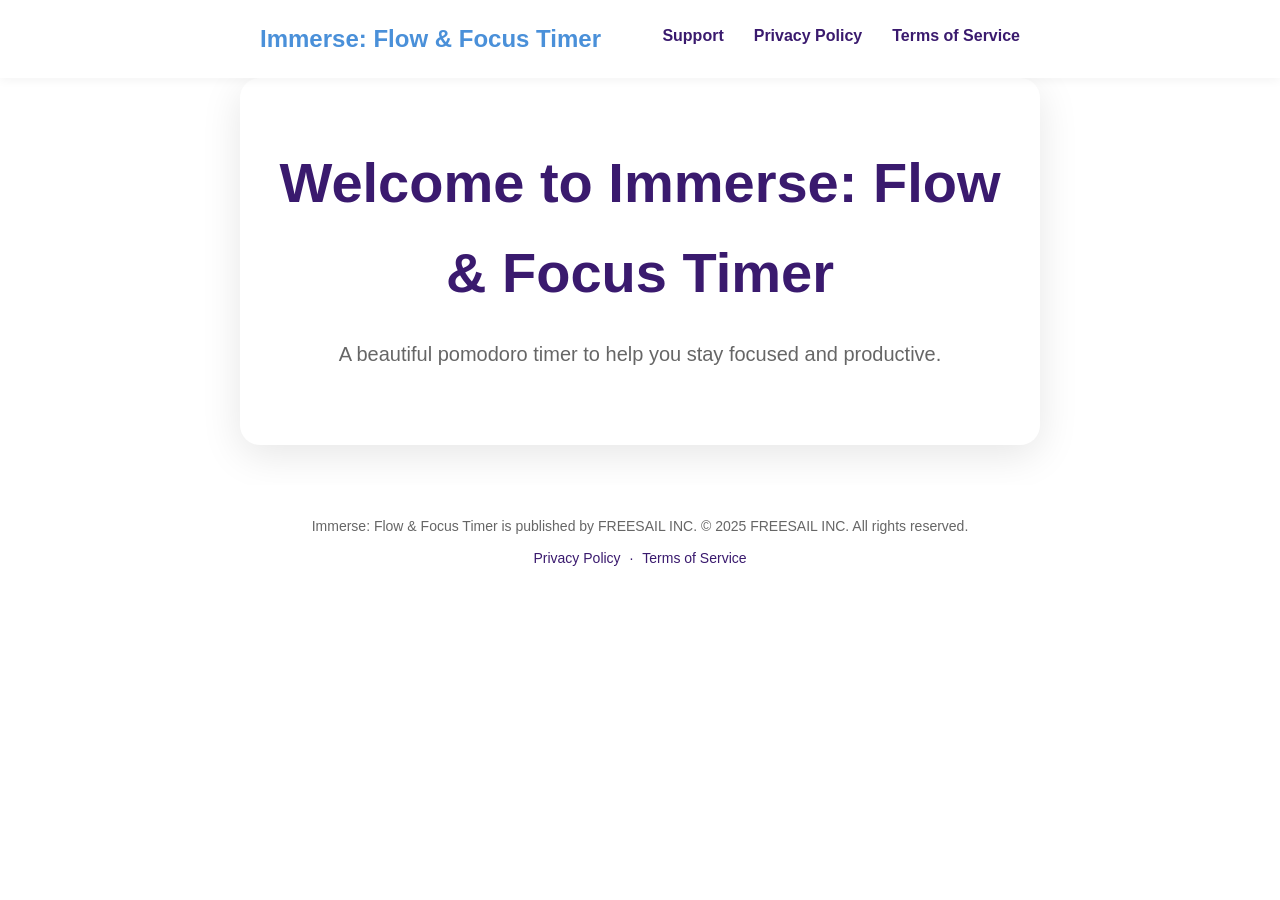
<file: docs/index.html>
<!DOCTYPE html>
<html lang="en">
<head>
    <meta charset="UTF-8">
    <meta name="viewport" content="width=device-width, initial-scale=1.0">
    <title>Immerse: Flow &amp; Focus Timer</title>
    <link rel="stylesheet" href="style.css">
</head>
<body>
    <header>
        <div class="container">
            <a href="index.html" class="logo">Immerse: Flow &amp; Focus Timer</a>
            <nav>
                <a href="support.html">Support</a>
                <a href="privacy.html">Privacy Policy</a>
                <a href="terms.html">Terms of Service</a>
            </nav>
        </div>
    </header>

    <main class="container">
        <section class="hero">
            <h1>Welcome to Immerse: Flow &amp; Focus Timer</h1>
            <p>A beautiful pomodoro timer to help you stay focused and productive.</p>
        </section>
    </main>

    <footer>
        <div class="container">
            <p>Immerse: Flow &amp; Focus Timer is published by FREESAIL INC. © 2025 FREESAIL INC. All rights reserved.</p>
            <div class="footer-links">
                <a href="privacy.html">Privacy Policy</a> ·
                <a href="terms.html">Terms of Service</a>
            </div>
        </div>
    </footer>
</body>
</html>
</file>
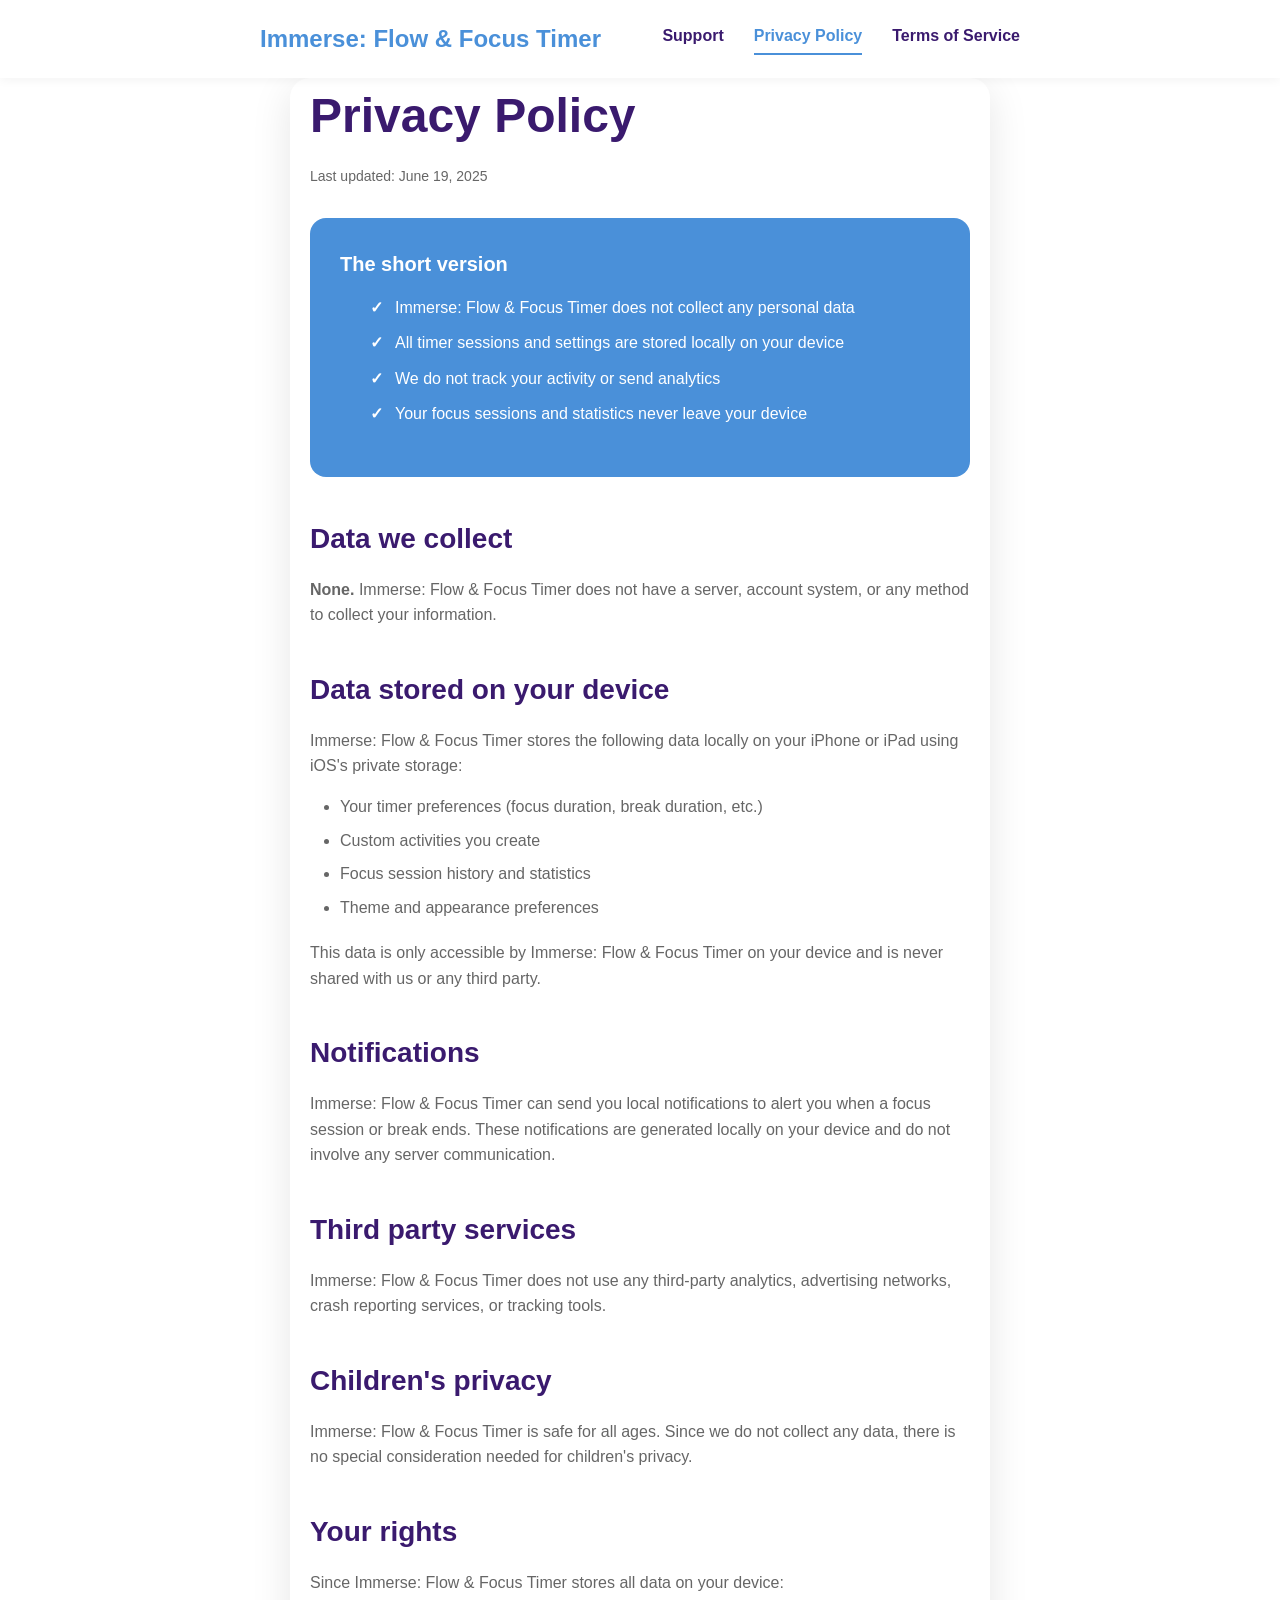
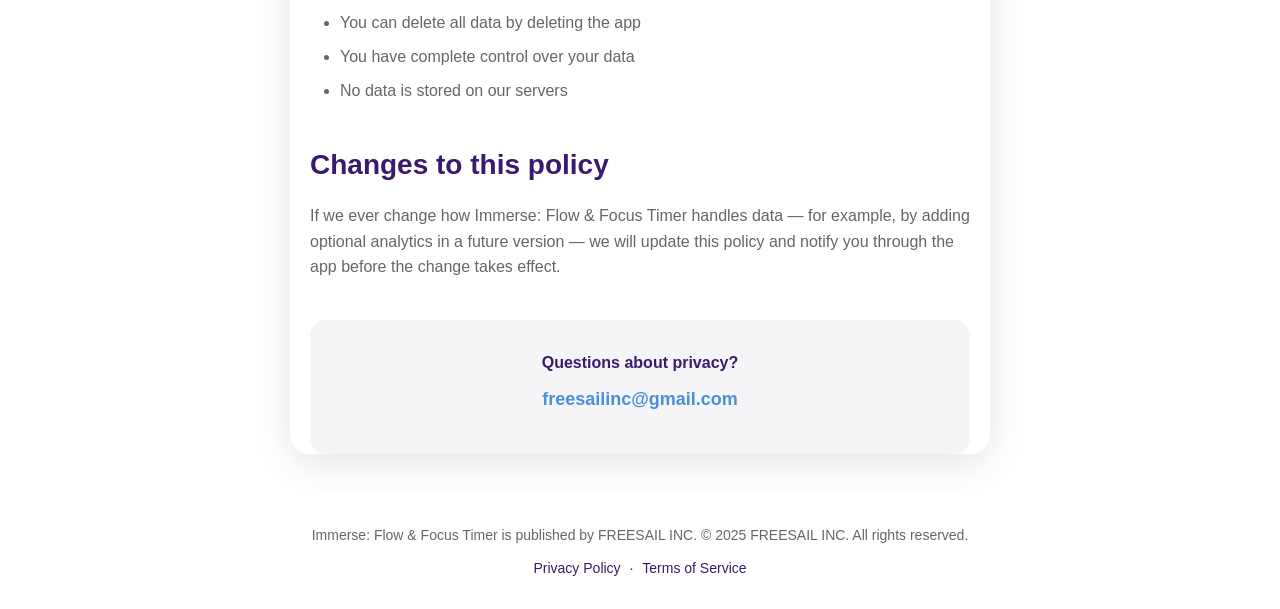
<file: docs/privacy.html>
<!DOCTYPE html>
<html lang="en">
<head>
    <meta charset="UTF-8">
    <meta name="viewport" content="width=device-width, initial-scale=1.0">
    <title>Privacy Policy - Immerse: Flow &amp; Focus Timer</title>
    <link rel="stylesheet" href="style.css">
</head>
<body>
    <header>
        <div class="container">
            <a href="index.html" class="logo">Immerse: Flow &amp; Focus Timer</a>
            <nav>
                <a href="support.html">Support</a>
                <a href="privacy.html" class="active">Privacy Policy</a>
                <a href="terms.html">Terms of Service</a>
            </nav>
        </div>
    </header>

    <main class="container content">
        <h1>Privacy Policy</h1>
        <p class="last-updated">Last updated: June 19, 2025</p>

        <div class="highlight-box">
            <h3>The short version</h3>
            <ul>
                <li>Immerse: Flow &amp; Focus Timer does not collect any personal data</li>
                <li>All timer sessions and settings are stored locally on your device</li>
                <li>We do not track your activity or send analytics</li>
                <li>Your focus sessions and statistics never leave your device</li>
            </ul>
        </div>

        <h2>Data we collect</h2>
        <p><strong>None.</strong> Immerse: Flow &amp; Focus Timer does not have a server, account system, or any method to collect your information.</p>

        <h2>Data stored on your device</h2>
        <p>Immerse: Flow &amp; Focus Timer stores the following data locally on your iPhone or iPad using iOS's private storage:</p>
        <ul>
            <li>Your timer preferences (focus duration, break duration, etc.)</li>
            <li>Custom activities you create</li>
            <li>Focus session history and statistics</li>
            <li>Theme and appearance preferences</li>
        </ul>
        <p>This data is only accessible by Immerse: Flow &amp; Focus Timer on your device and is never shared with us or any third party.</p>

        <h2>Notifications</h2>
        <p>Immerse: Flow &amp; Focus Timer can send you local notifications to alert you when a focus session or break ends. These notifications are generated locally on your device and do not involve any server communication.</p>

        <h2>Third party services</h2>
        <p>Immerse: Flow &amp; Focus Timer does not use any third-party analytics, advertising networks, crash reporting services, or tracking tools.</p>

        <h2>Children's privacy</h2>
        <p>Immerse: Flow &amp; Focus Timer is safe for all ages. Since we do not collect any data, there is no special consideration needed for children's privacy.</p>

        <h2>Your rights</h2>
        <p>Since Immerse: Flow &amp; Focus Timer stores all data on your device:</p>
        <ul>
            <li>You can delete all data by deleting the app</li>
            <li>You have complete control over your data</li>
            <li>No data is stored on our servers</li>
        </ul>

        <h2>Changes to this policy</h2>
        <p>If we ever change how Immerse: Flow &amp; Focus Timer handles data — for example, by adding optional analytics in a future version — we will update this policy and notify you through the app before the change takes effect.</p>

        <div class="contact-box">
            <p><strong>Questions about privacy?</strong></p>
            <p><a href="mailto:freesailinc@gmail.com">freesailinc@gmail.com</a></p>
        </div>
    </main>

    <footer>
        <div class="container">
            <p>Immerse: Flow &amp; Focus Timer is published by FREESAIL INC. © 2025 FREESAIL INC. All rights reserved.</p>
            <div class="footer-links">
                <a href="privacy.html">Privacy Policy</a> ·
                <a href="terms.html">Terms of Service</a>
            </div>
        </div>
    </footer>
</body>
</html>
</file>
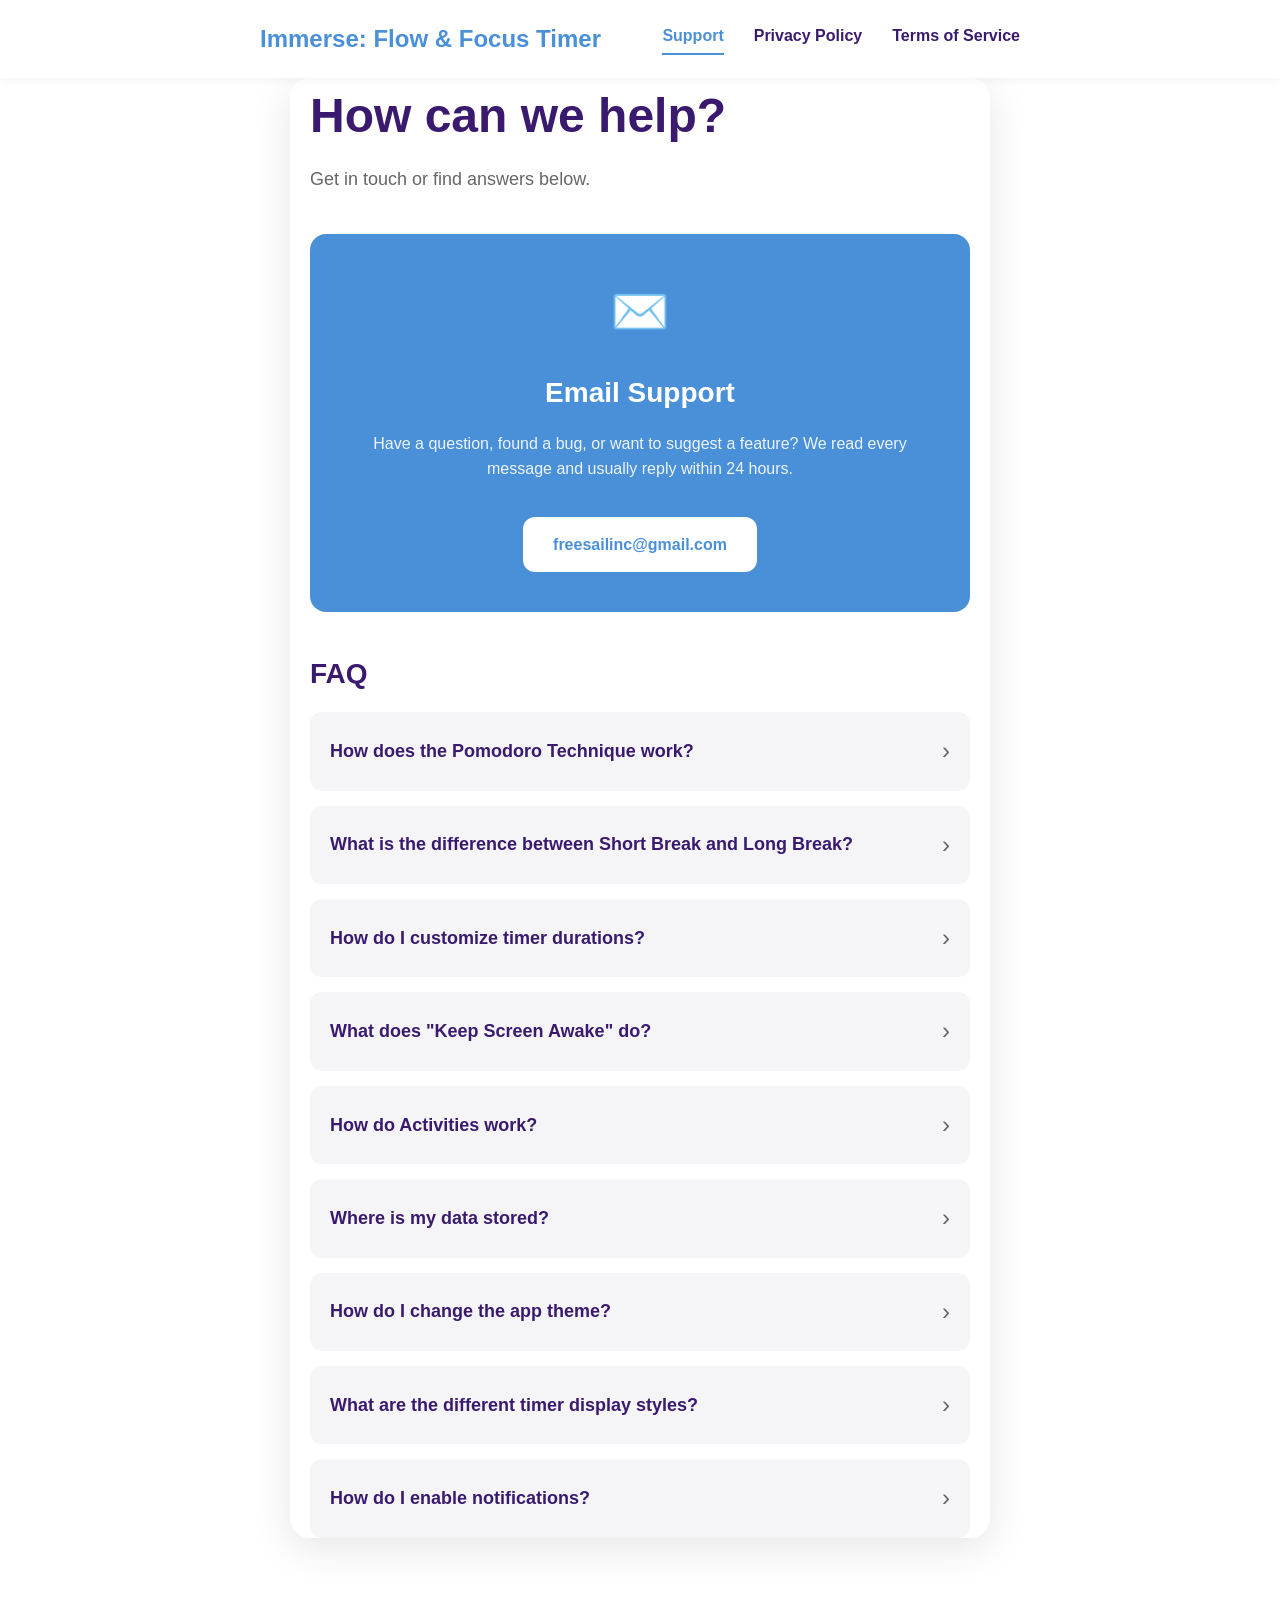
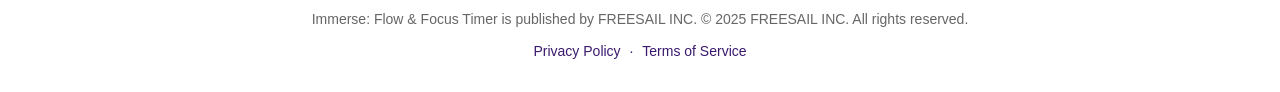
<file: docs/support.html>
<!DOCTYPE html>
<html lang="en">
<head>
    <meta charset="UTF-8">
    <meta name="viewport" content="width=device-width, initial-scale=1.0">
    <title>Support - Immerse: Flow &amp; Focus Timer</title>
    <link rel="stylesheet" href="style.css">
</head>
<body>
    <header>
        <div class="container">
            <a href="index.html" class="logo">Immerse: Flow &amp; Focus Timer</a>
            <nav>
                <a href="support.html" class="active">Support</a>
                <a href="privacy.html">Privacy Policy</a>
                <a href="terms.html">Terms of Service</a>
            </nav>
        </div>
    </header>

    <main class="container content">
        <h1>How can we help?</h1>
        <p class="subtitle">Get in touch or find answers below.</p>

        <div class="support-card">
            <div class="icon">✉️</div>
            <h2>Email Support</h2>
            <p>Have a question, found a bug, or want to suggest a feature? We read every message and usually reply within 24 hours.</p>
            <a href="mailto:freesailinc@gmail.com" class="button">freesailinc@gmail.com</a>
        </div>

        <h2>FAQ</h2>

        <div class="faq-item">
            <div class="faq-question">
                <h3>How does the Pomodoro Technique work?</h3>
                <span class="faq-arrow">›</span>
            </div>
            <div class="faq-answer">
                <p>The Pomodoro Technique is a time management method that uses a timer to break work into intervals (typically 25 minutes) separated by short breaks. Immerse: Flow &amp; Focus Timer helps you customize these intervals to match your workflow.</p>
            </div>
        </div>

        <div class="faq-item">
            <div class="faq-question">
                <h3>What is the difference between Short Break and Long Break?</h3>
                <span class="faq-arrow">›</span>
            </div>
            <div class="faq-answer">
                <p>Short Breaks are quick 5-minute rests between focus sessions. Long Breaks are longer 15-minute breaks that occur after a set number of focus sessions (configurable in Settings → Focus Behavior → Long Break After).</p>
            </div>
        </div>

        <div class="faq-item">
            <div class="faq-question">
                <h3>How do I customize timer durations?</h3>
                <span class="faq-arrow">›</span>
            </div>
            <div class="faq-answer">
                <p>Open Settings → Focus Behavior. You can customize Focus Mode duration, Short Break, Long Break, and set Duration Step to control time increments (1 min or 5 min intervals).</p>
            </div>
        </div>

        <div class="faq-item">
            <div class="faq-question">
                <h3>What does "Keep Screen Awake" do?</h3>
                <span class="faq-arrow">›</span>
            </div>
            <div class="faq-answer">
                <p>When enabled, Immerse: Flow &amp; Focus Timer prevents your device from going to sleep during an active focus session. This keeps the timer visible on your screen.</p>
            </div>
        </div>

        <div class="faq-item">
            <div class="faq-question">
                <h3>How do Activities work?</h3>
                <span class="faq-arrow">›</span>
            </div>
            <div class="faq-answer">
                <p>Activities let you categorize your focus sessions (e.g., "Coding", "Writing", "Study"). Create activities in Settings → Activities, then select one before starting a timer. Your statistics will track time spent on each activity.</p>
            </div>
        </div>

        <div class="faq-item">
            <div class="faq-question">
                <h3>Where is my data stored?</h3>
                <span class="faq-arrow">›</span>
            </div>
            <div class="faq-answer">
                <p>All your focus sessions, statistics, and settings are stored locally on your device in Immerse: Flow &amp; Focus Timer's private storage. Your data never leaves your device and is not uploaded to any server. See our <a href="privacy.html">Privacy Policy</a> for more details.</p>
            </div>
        </div>

        <div class="faq-item">
            <div class="faq-question">
                <h3>How do I change the app theme?</h3>
                <span class="faq-arrow">›</span>
            </div>
            <div class="faq-answer">
                <p>Open Settings → Appearance → Background. Choose from gradient themes like Blush, Sky, Peach, Matcha, Lavender, Milk, Twilight, or photo backgrounds like Sunset, Mountains, Forest, and Aurora.</p>
            </div>
        </div>

        <div class="faq-item">
            <div class="faq-question">
                <h3>What are the different timer display styles?</h3>
                <span class="faq-arrow">›</span>
            </div>
            <div class="faq-answer">
                <p>Immerse: Flow &amp; Focus Timer offers 5 timer styles in Settings → Appearance → Timer Display:</p>
                <ul>
                    <li><strong>Lap</strong> - Inner circle with gradient progress</li>
                    <li><strong>Pie</strong> - Wedge-style countdown</li>
                    <li><strong>Ring</strong> - Classic circular ring</li>
                    <li><strong>Digits</strong> - Large digital countdown</li>
                    <li><strong>Bubble</strong> - Floating bubble design</li>
                </ul>
            </div>
        </div>

        <div class="faq-item">
            <div class="faq-question">
                <h3>How do I enable notifications?</h3>
                <span class="faq-arrow">›</span>
            </div>
            <div class="faq-answer">
                <p>Open Settings → General & Support → Notifications and toggle it on. If this is your first time, iOS will ask for permission. If you previously denied permission, the toggle will open iOS Settings where you can enable notifications for Immerse: Flow &amp; Focus Timer.</p>
            </div>
        </div>
    </main>

    <footer>
        <div class="container">
            <p>Immerse: Flow &amp; Focus Timer is published by FREESAIL INC. © 2025 FREESAIL INC. All rights reserved.</p>
            <div class="footer-links">
                <a href="privacy.html">Privacy Policy</a> ·
                <a href="terms.html">Terms of Service</a>
            </div>
        </div>
    </footer>

    <script>
        // FAQ accordion functionality
        document.querySelectorAll('.faq-question').forEach(question => {
            question.addEventListener('click', () => {
                const faqItem = question.parentElement;
                const isActive = faqItem.classList.contains('active');

                // Close all other FAQ items
                document.querySelectorAll('.faq-item').forEach(item => {
                    item.classList.remove('active');
                });

                // Toggle current item
                if (!isActive) {
                    faqItem.classList.add('active');
                }
            });
        });
    </script>
</body>
</html>
</file>
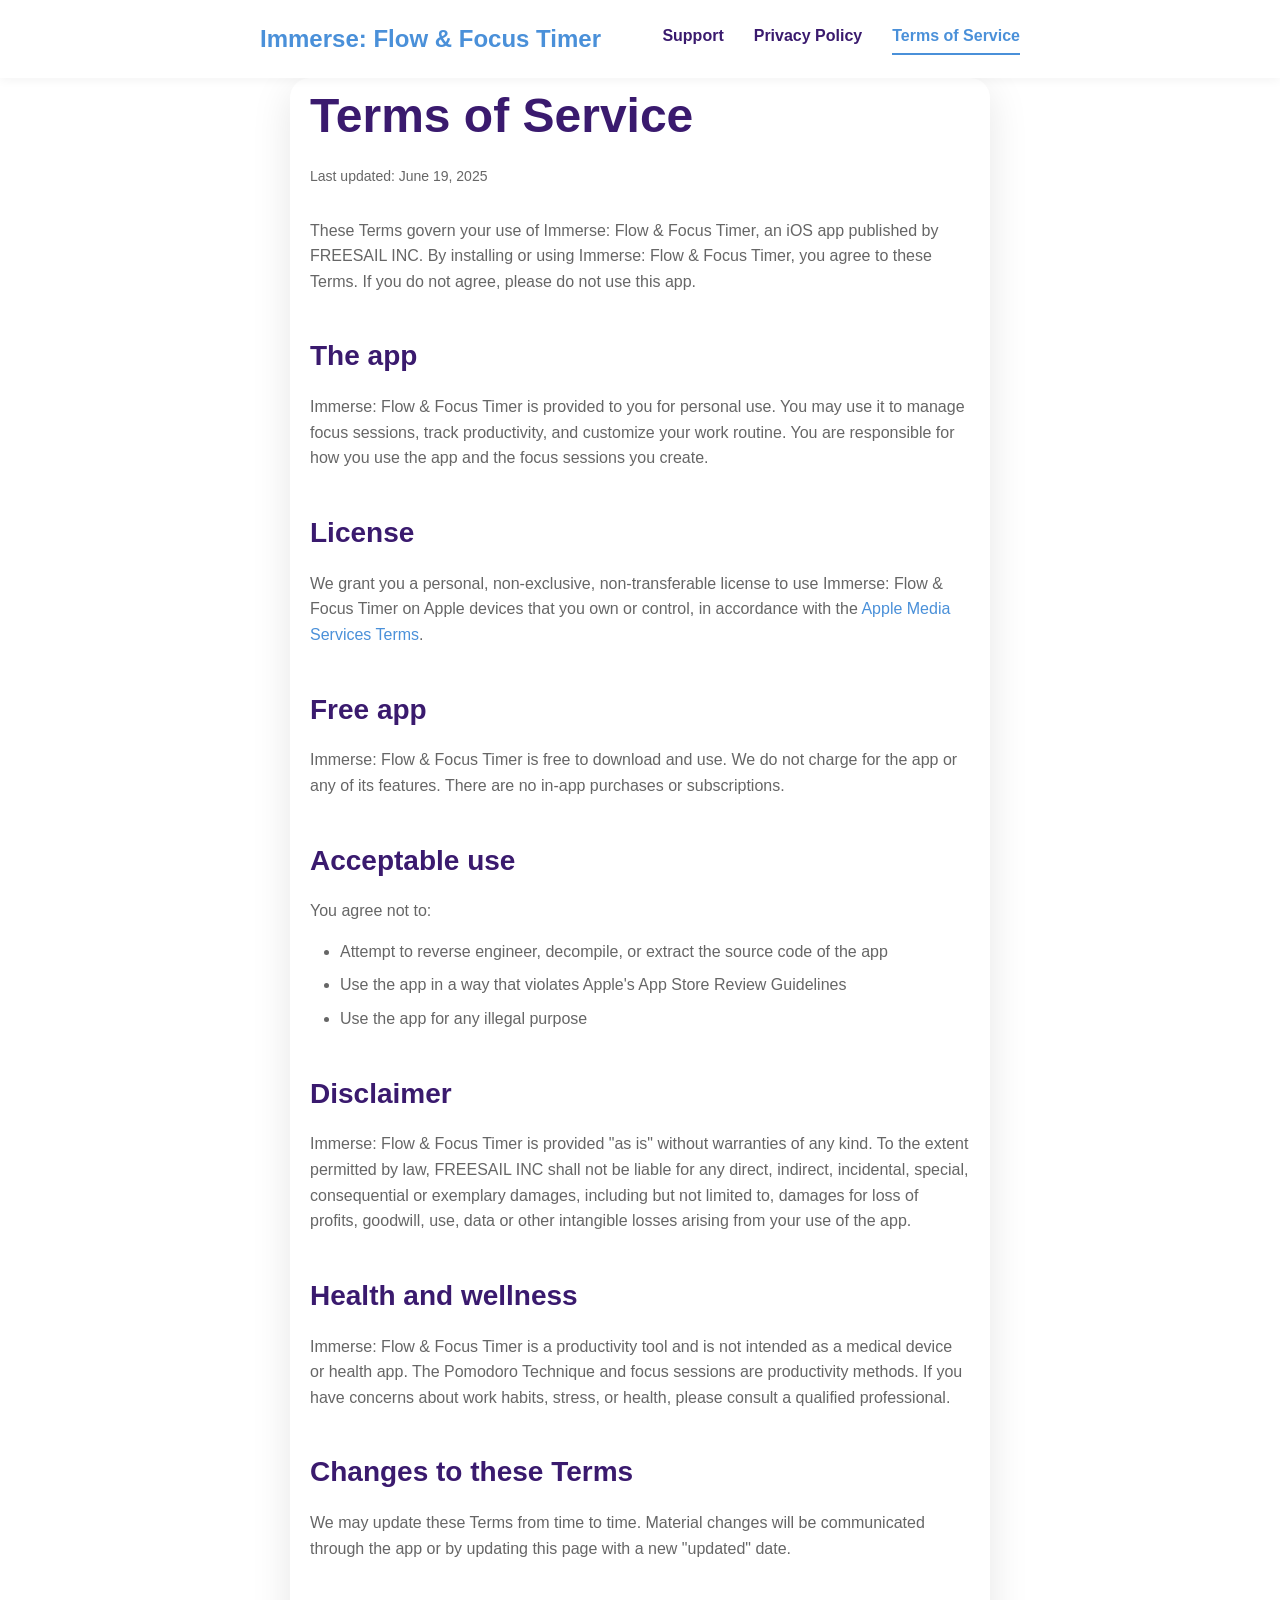
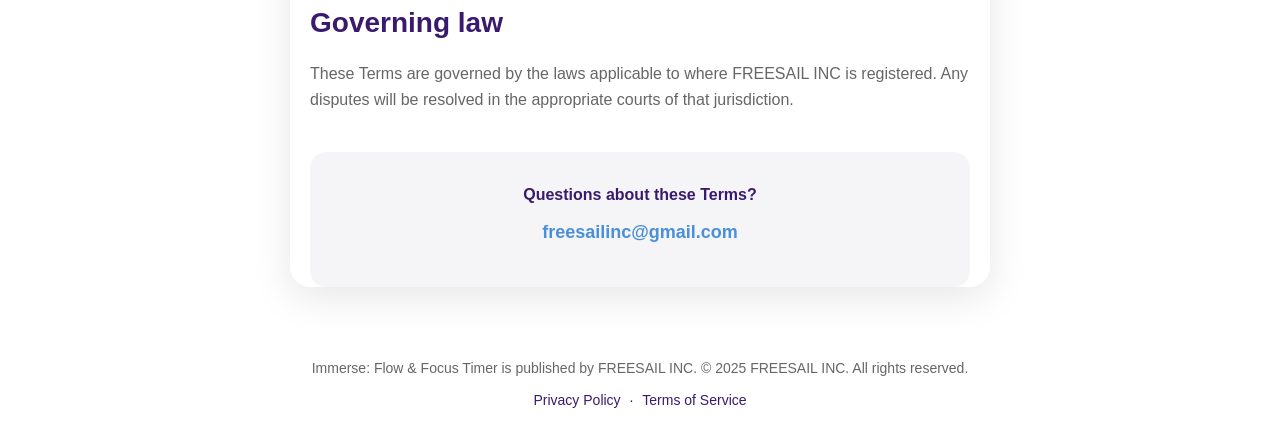
<file: docs/terms.html>
<!DOCTYPE html>
<html lang="en">
<head>
    <meta charset="UTF-8">
    <meta name="viewport" content="width=device-width, initial-scale=1.0">
    <title>Terms of Service - Immerse: Flow &amp; Focus Timer</title>
    <link rel="stylesheet" href="style.css">
</head>
<body>
    <header>
        <div class="container">
            <a href="index.html" class="logo">Immerse: Flow &amp; Focus Timer</a>
            <nav>
                <a href="support.html">Support</a>
                <a href="privacy.html">Privacy Policy</a>
                <a href="terms.html" class="active">Terms of Service</a>
            </nav>
        </div>
    </header>

    <main class="container content">
        <h1>Terms of Service</h1>
        <p class="last-updated">Last updated: June 19, 2025</p>

        <p>These Terms govern your use of Immerse: Flow &amp; Focus Timer, an iOS app published by FREESAIL INC. By installing or using Immerse: Flow &amp; Focus Timer, you agree to these Terms. If you do not agree, please do not use this app.</p>

        <h2>The app</h2>
        <p>Immerse: Flow &amp; Focus Timer is provided to you for personal use. You may use it to manage focus sessions, track productivity, and customize your work routine. You are responsible for how you use the app and the focus sessions you create.</p>

        <h2>License</h2>
        <p>We grant you a personal, non-exclusive, non-transferable license to use Immerse: Flow &amp; Focus Timer on Apple devices that you own or control, in accordance with the <a href="https://www.apple.com/legal/internet-services/itunes/dev/stdeula/" target="_blank">Apple Media Services Terms</a>.</p>

        <h2>Free app</h2>
        <p>Immerse: Flow &amp; Focus Timer is free to download and use. We do not charge for the app or any of its features. There are no in-app purchases or subscriptions.</p>

        <h2>Acceptable use</h2>
        <p>You agree not to:</p>
        <ul>
            <li>Attempt to reverse engineer, decompile, or extract the source code of the app</li>
            <li>Use the app in a way that violates Apple's App Store Review Guidelines</li>
            <li>Use the app for any illegal purpose</li>
        </ul>

        <h2>Disclaimer</h2>
        <p>Immerse: Flow &amp; Focus Timer is provided "as is" without warranties of any kind. To the extent permitted by law, FREESAIL INC shall not be liable for any direct, indirect, incidental, special, consequential or exemplary damages, including but not limited to, damages for loss of profits, goodwill, use, data or other intangible losses arising from your use of the app.</p>

        <h2>Health and wellness</h2>
        <p>Immerse: Flow &amp; Focus Timer is a productivity tool and is not intended as a medical device or health app. The Pomodoro Technique and focus sessions are productivity methods. If you have concerns about work habits, stress, or health, please consult a qualified professional.</p>

        <h2>Changes to these Terms</h2>
        <p>We may update these Terms from time to time. Material changes will be communicated through the app or by updating this page with a new "updated" date.</p>

        <h2>Governing law</h2>
        <p>These Terms are governed by the laws applicable to where FREESAIL INC is registered. Any disputes will be resolved in the appropriate courts of that jurisdiction.</p>

        <div class="contact-box">
            <p><strong>Questions about these Terms?</strong></p>
            <p><a href="mailto:freesailinc@gmail.com">freesailinc@gmail.com</a></p>
        </div>
    </main>

    <footer>
        <div class="container">
            <p>Immerse: Flow &amp; Focus Timer is published by FREESAIL INC. © 2025 FREESAIL INC. All rights reserved.</p>
            <div class="footer-links">
                <a href="privacy.html">Privacy Policy</a> ·
                <a href="terms.html">Terms of Service</a>
            </div>
        </div>
    </footer>
</body>
</html>
</file>
<file: docs/style.css>
/* Immerse: Flow & Focus Timer Website Styles */

:root {
    /* Immerse: Flow & Focus Timer brand colors */
    --purple-dark: #3A1A6E;
    --purple-light: #B8A4D4;
    --blush-1: #FFB4A2;
    --blush-2: #F49EB5;
    --blush-3: #B8A4D4;
    --accent: #4A90D9;
    --bg-light: #FAFAFA;
    --text-primary: #3A1A6E;
    --text-secondary: #666;
}

* {
    margin: 0;
    padding: 0;
    box-sizing: border-box;
}

body {
    font-family: -apple-system, BlinkMacSystemFont, 'Nunito', 'Segoe UI', Roboto, sans-serif;
    line-height: 1.6;
    color: var(--text-primary);
    background: #FFFFFF;
    min-height: 100vh;
}

.container {
    max-width: 800px;
    margin: 0 auto;
    padding: 0 20px;
}

/* Header */
header {
    background: rgba(255, 255, 255, 0.95);
    backdrop-filter: blur(10px);
    padding: 20px 0;
    position: sticky;
    top: 0;
    z-index: 100;
    box-shadow: 0 2px 10px rgba(0, 0, 0, 0.05);
}

header .container {
    display: flex;
    justify-content: space-between;
    align-items: center;
}

.logo {
    font-size: 24px;
    font-weight: 800;
    color: var(--accent);
    text-decoration: none;
    cursor: pointer;
    transition: opacity 0.3s;
}

.logo:hover {
    opacity: 0.8;
}

nav {
    display: flex;
    gap: 30px;
}

nav a {
    color: var(--text-primary);
    text-decoration: none;
    font-weight: 600;
    transition: color 0.3s;
    padding-bottom: 5px;
    border-bottom: 2px solid transparent;
}

nav a:hover,
nav a.active {
    color: var(--accent);
    border-bottom-color: var(--accent);
}

/* Main Content */
main {
    background: white;
    margin: 40px auto;
    padding: 60px 40px;
    border-radius: 20px;
    box-shadow: 0 10px 40px rgba(0, 0, 0, 0.1);
}

main.content {
    max-width: 700px;
}

h1 {
    font-size: 48px;
    font-weight: 800;
    color: var(--purple-dark);
    margin-bottom: 10px;
}

h2 {
    font-size: 28px;
    font-weight: 700;
    color: var(--purple-dark);
    margin-top: 40px;
    margin-bottom: 15px;
}

h3 {
    font-size: 20px;
    font-weight: 700;
    color: var(--purple-dark);
    margin-bottom: 10px;
}

p {
    color: var(--text-secondary);
    margin-bottom: 15px;
}

.last-updated {
    color: var(--text-secondary);
    font-size: 14px;
    margin-bottom: 30px;
}

.subtitle {
    font-size: 18px;
    color: var(--text-secondary);
    margin-bottom: 40px;
}

/* Highlight Box */
.highlight-box {
    background: var(--accent);
    color: white;
    padding: 30px;
    border-radius: 16px;
    margin: 30px 0;
}

.highlight-box h3 {
    color: white;
    margin-bottom: 15px;
}

.highlight-box ul {
    list-style: none;
    padding: 0;
}

.highlight-box li {
    padding-left: 25px;
    margin-bottom: 10px;
    position: relative;
    color: white;
}

.highlight-box li:before {
    content: "✓";
    position: absolute;
    left: 0;
    font-weight: bold;
    color: white;
}

/* Lists */
ul {
    margin-left: 30px;
    margin-bottom: 20px;
    color: var(--text-secondary);
}

li {
    margin-bottom: 8px;
}

/* Links */
a {
    color: var(--accent);
    text-decoration: none;
    transition: opacity 0.3s;
}

a:hover {
    opacity: 0.8;
}

/* Contact Box */
.contact-box {
    background: #F5F5F7;
    padding: 30px;
    border-radius: 16px;
    margin: 40px 0;
    text-align: center;
}

.contact-box p {
    color: var(--text-primary);
    margin-bottom: 10px;
}

.contact-box a {
    font-size: 18px;
    font-weight: 600;
}

/* Support Card */
.support-card {
    background: var(--accent);
    color: white;
    padding: 40px;
    border-radius: 16px;
    text-align: center;
    margin: 40px 0;
}

.support-card .icon {
    font-size: 48px;
    margin-bottom: 20px;
}

.support-card h2 {
    color: white;
    margin-top: 0;
}

.support-card p {
    color: rgba(255, 255, 255, 0.9);
}

.button {
    display: inline-block;
    background: white;
    color: var(--accent);
    padding: 15px 30px;
    border-radius: 12px;
    font-weight: 700;
    margin-top: 20px;
    transition: transform 0.2s;
}

.button:hover {
    transform: translateY(-2px);
    opacity: 1;
}

/* FAQ Items */
.faq-item {
    margin-bottom: 15px;
}

.faq-question {
    display: flex;
    justify-content: space-between;
    align-items: center;
    cursor: pointer;
    padding: 20px;
    background: #F5F5F7;
    border-radius: 12px;
    transition: background 0.3s;
}

.faq-question:hover {
    background: #EBEBED;
}

.faq-question h3 {
    margin: 0;
    font-size: 18px;
    font-weight: 600;
    color: var(--text-primary);
}

.faq-arrow {
    font-size: 24px;
    color: var(--text-secondary);
    transition: transform 0.3s;
}

.faq-item.active .faq-arrow {
    transform: rotate(90deg);
}

.faq-answer {
    max-height: 0;
    overflow: hidden;
    transition: max-height 0.3s ease-out, padding 0.3s ease-out;
    padding: 0 20px;
}

.faq-item.active .faq-answer {
    max-height: 500px;
    padding: 20px;
}

.faq-answer p {
    margin: 0;
    color: var(--text-secondary);
}

.faq-answer ul {
    margin-top: 10px;
}

/* Hero Section */
.hero {
    text-align: center;
    padding: 60px 0;
}

.hero h1 {
    font-size: 56px;
    margin-bottom: 20px;
}

.hero p {
    font-size: 20px;
    color: var(--text-secondary);
}

/* Footer */
footer {
    background: rgba(255, 255, 255, 0.95);
    padding: 30px 0;
    text-align: center;
    margin-top: 40px;
}

footer p {
    color: var(--text-secondary);
    font-size: 14px;
    margin-bottom: 10px;
}

.footer-links {
    font-size: 14px;
}

.footer-links a {
    color: var(--text-primary);
    margin: 0 5px;
}

/* Mobile Responsive */
@media (max-width: 768px) {
    header .container {
        flex-direction: column;
        gap: 15px;
    }

    nav {
        gap: 20px;
    }

    main {
        padding: 40px 20px;
        margin: 20px auto;
    }

    h1 {
        font-size: 36px;
    }

    h2 {
        font-size: 24px;
    }

    .hero h1 {
        font-size: 42px;
    }

    .hero p {
        font-size: 18px;
    }
}
</file>
